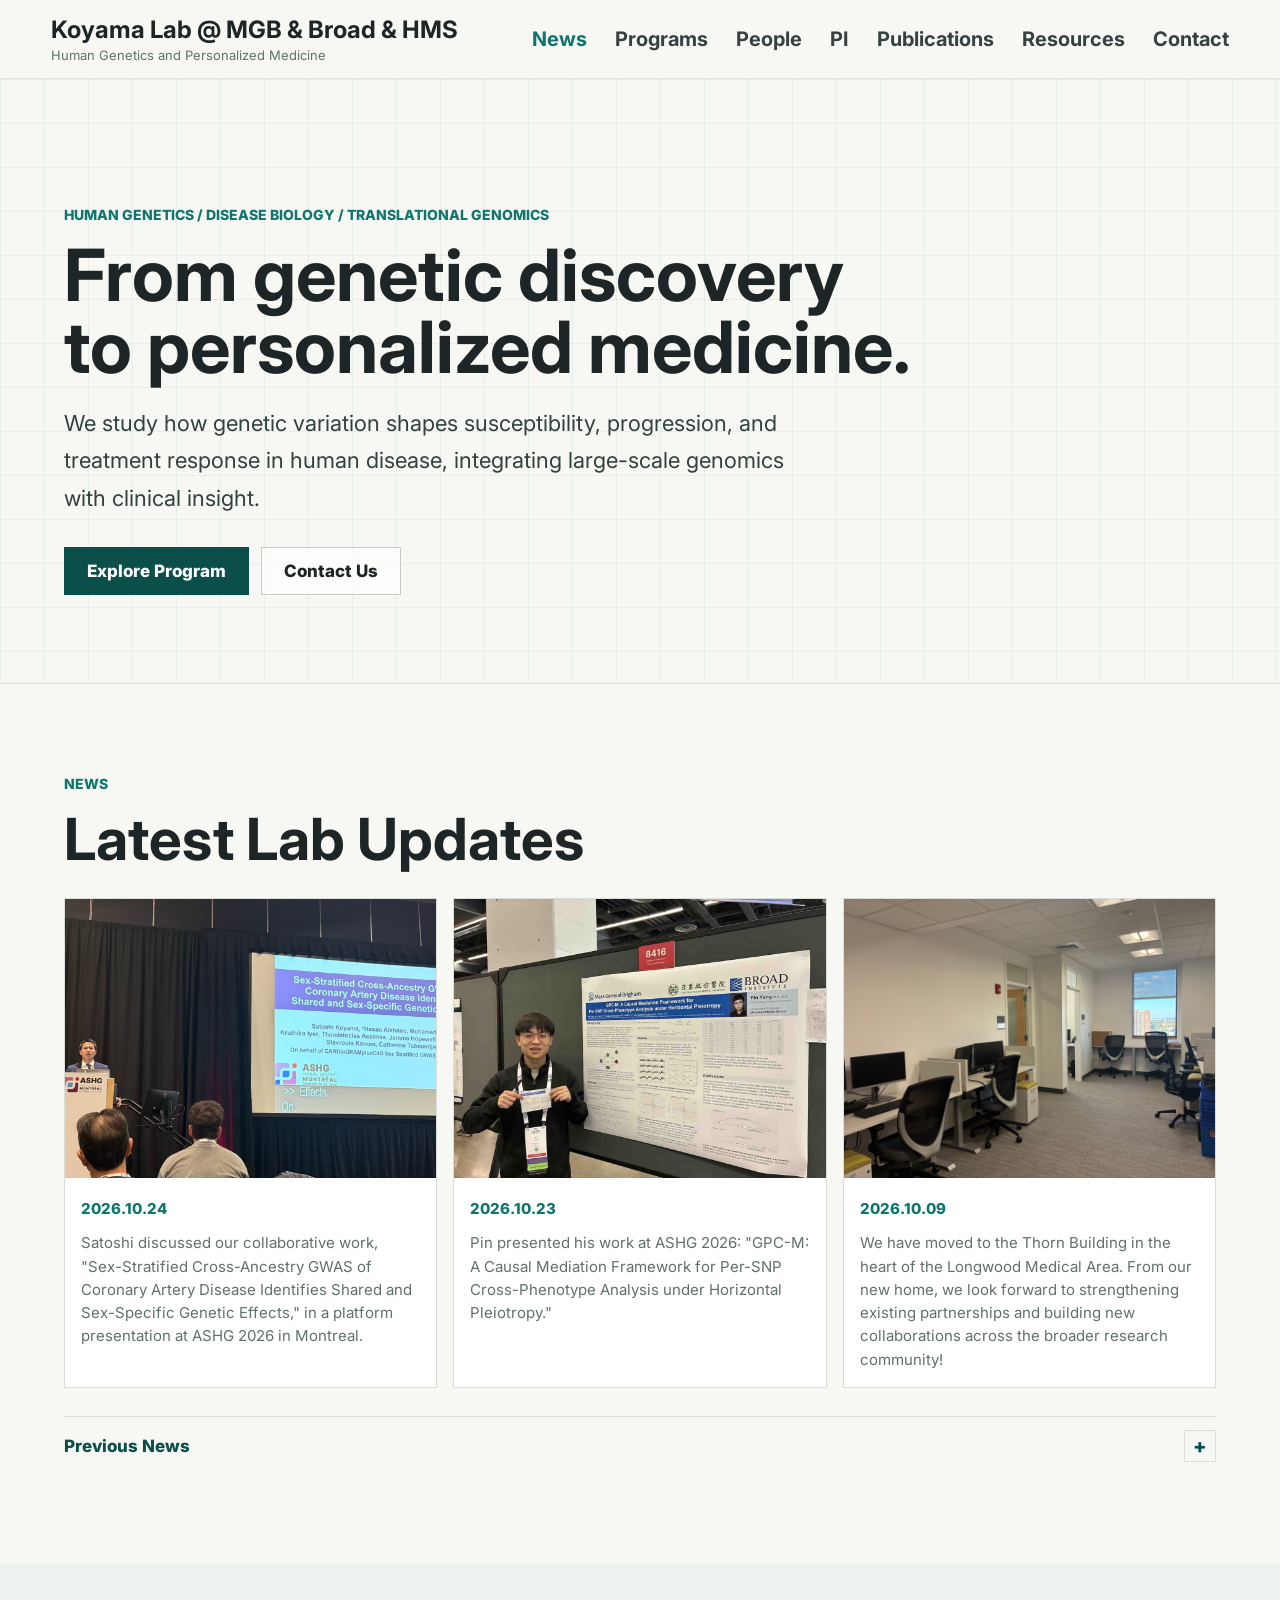
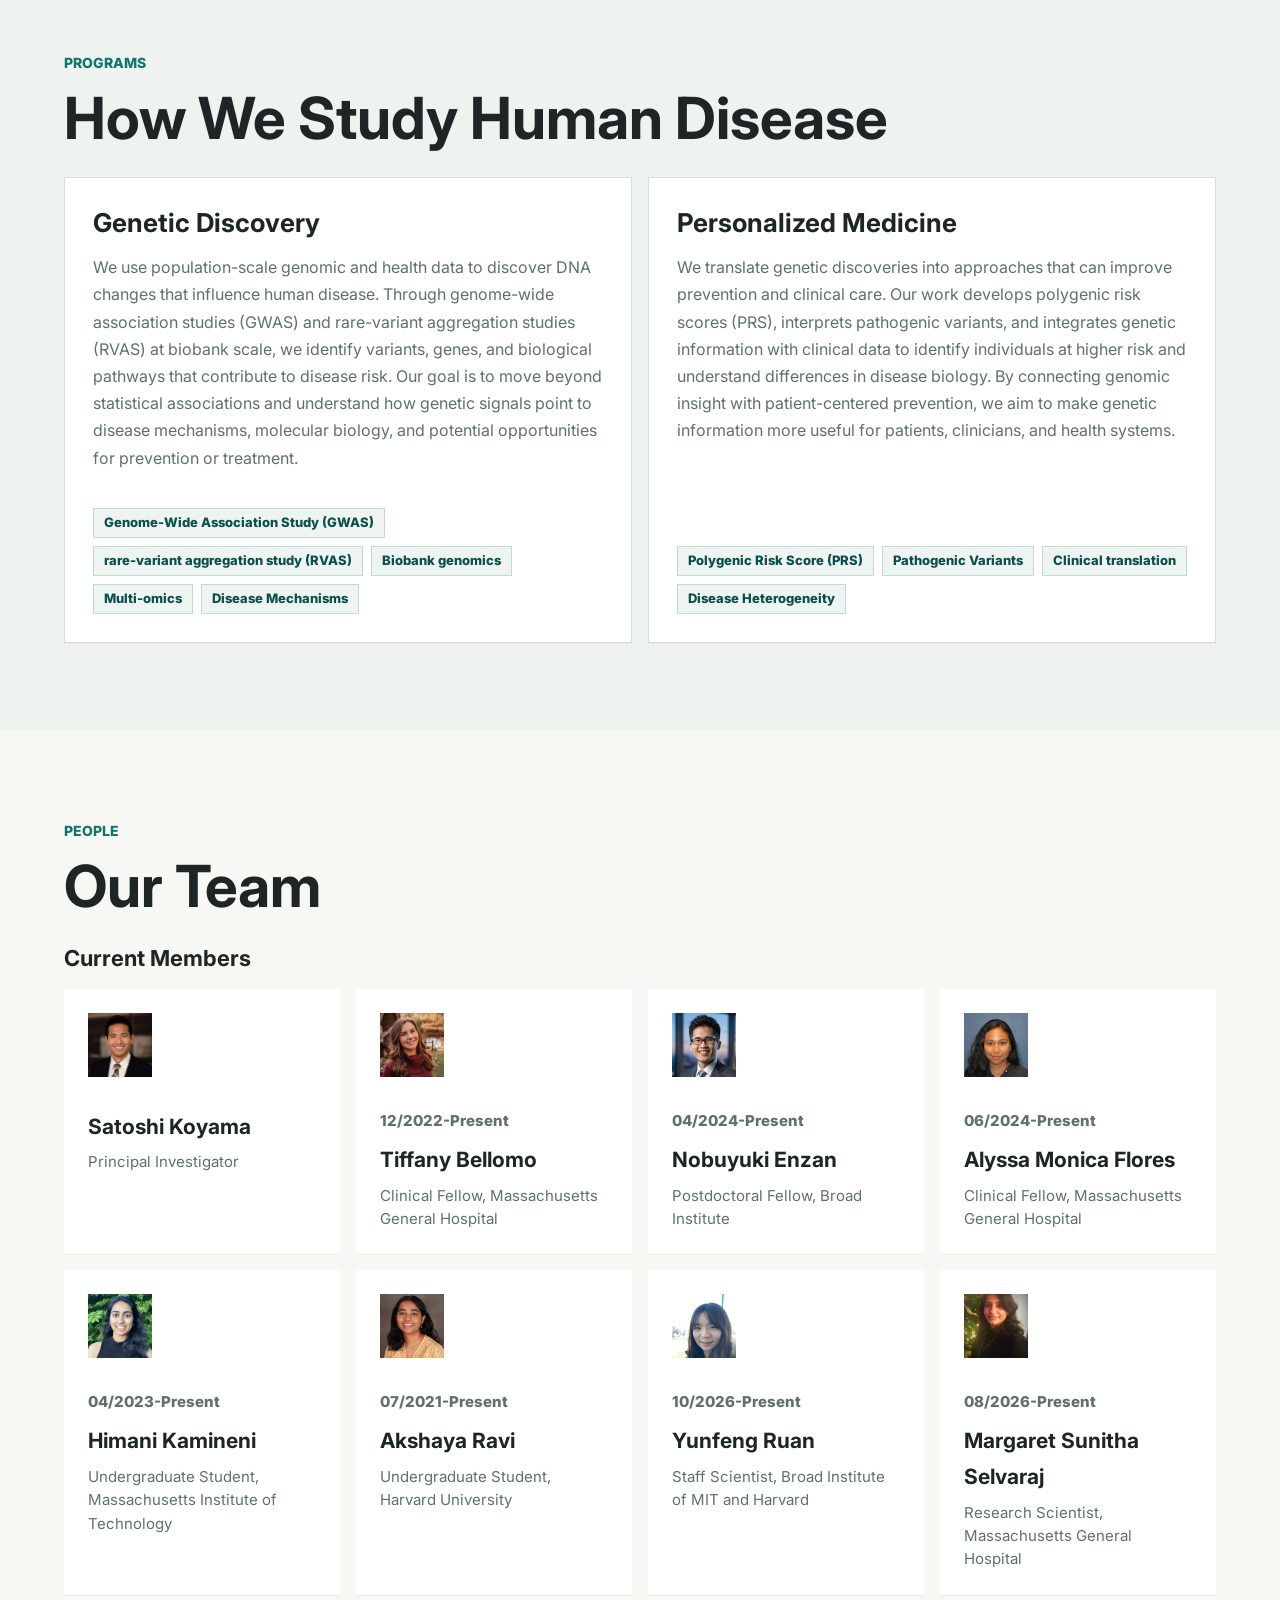
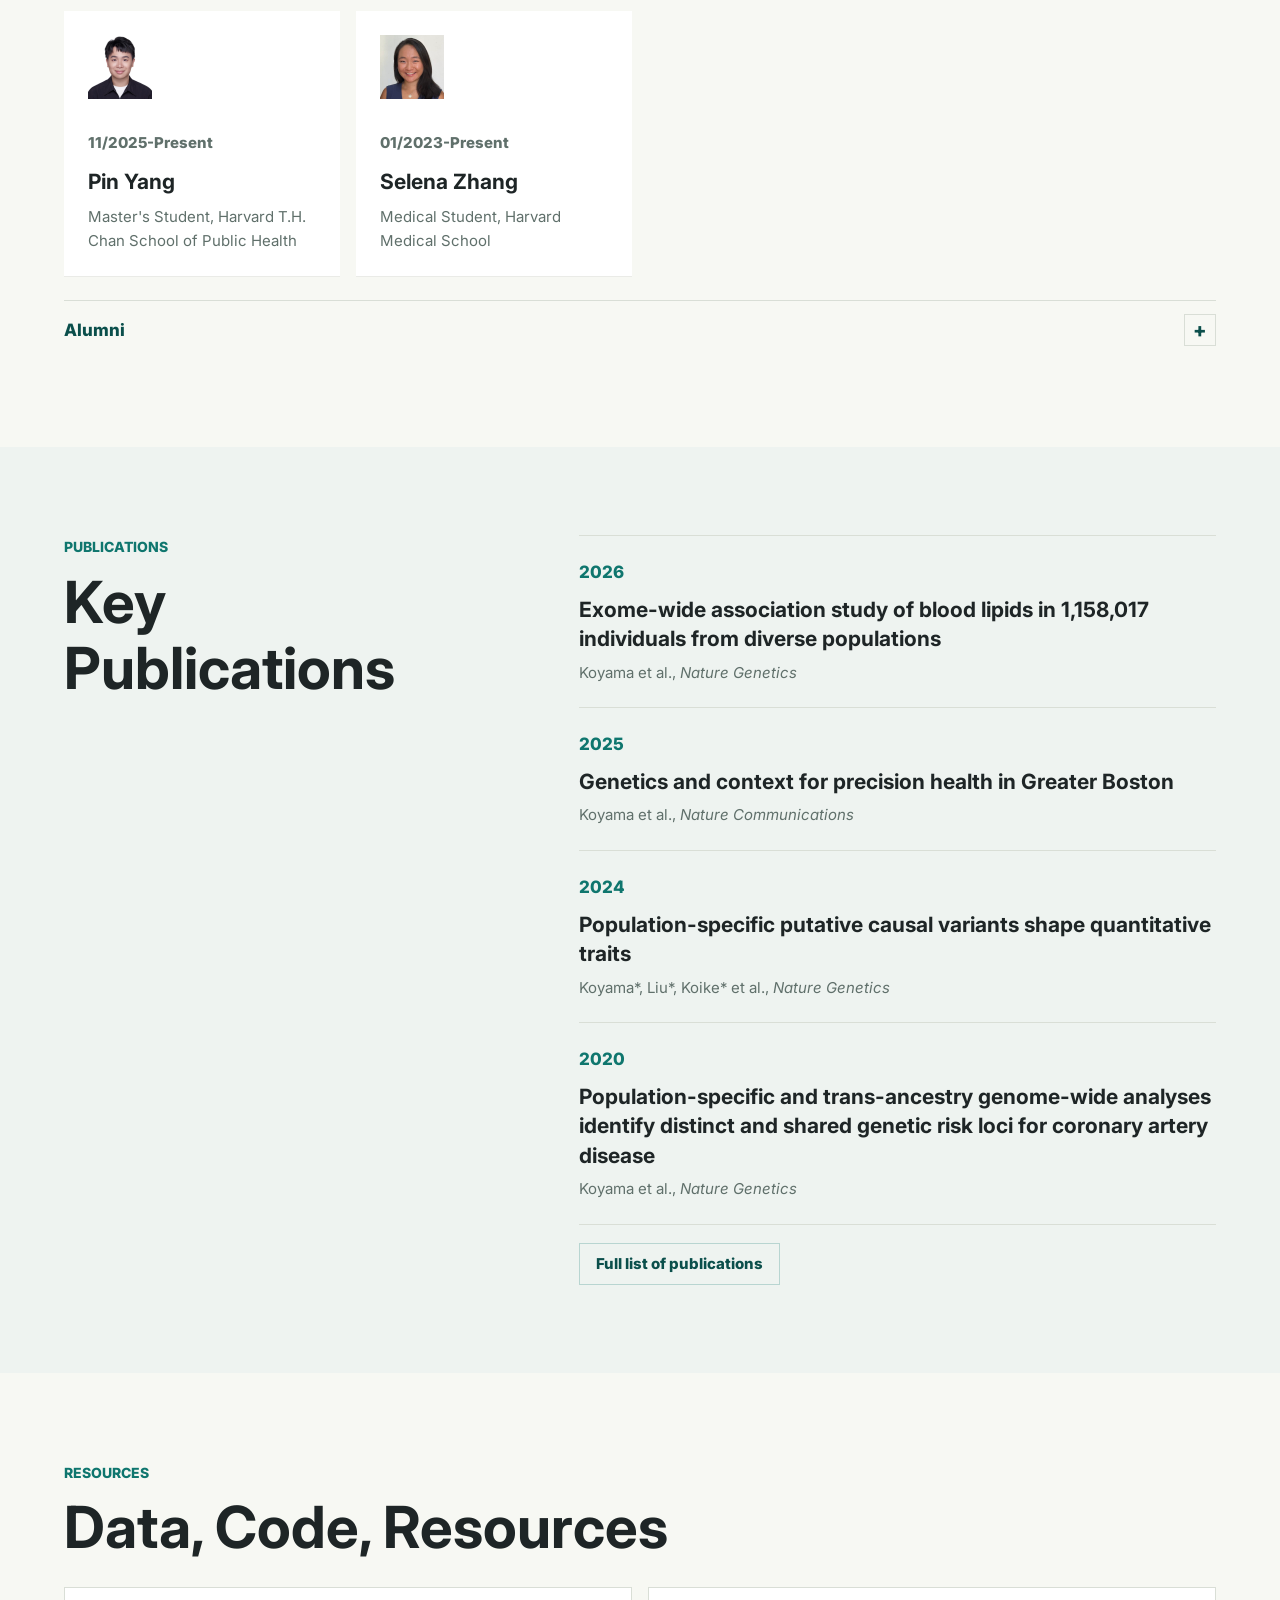
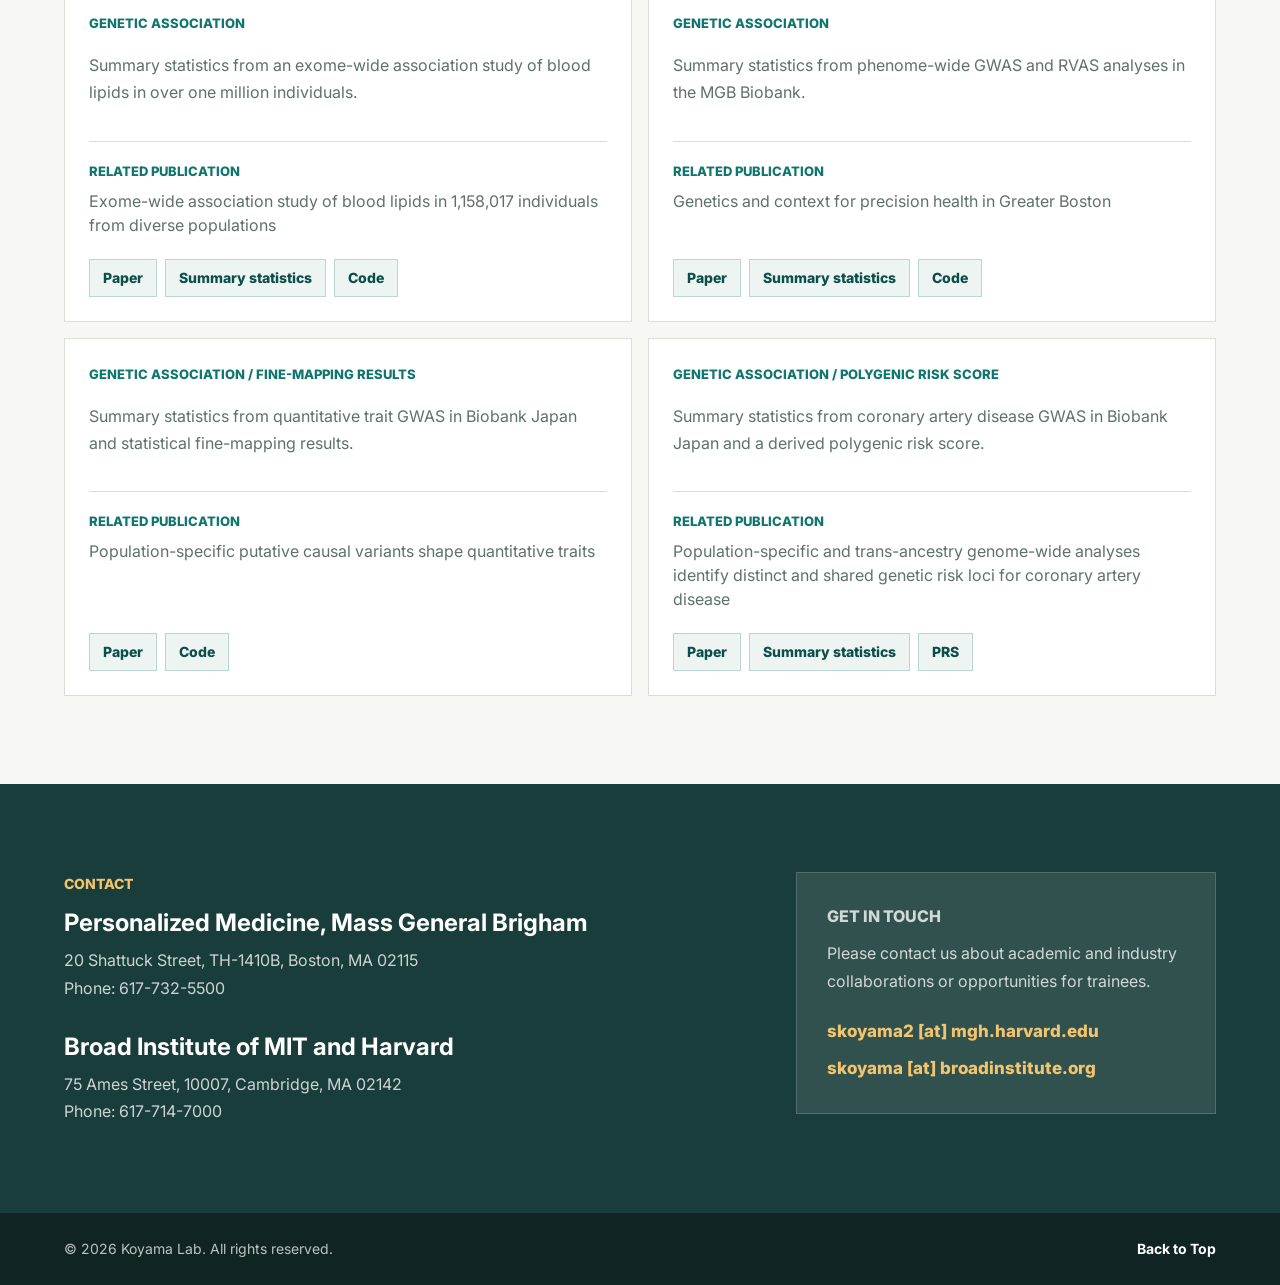
<file: index.html>
<!doctype html>
<html lang="en">
  <head>
    <meta charset="utf-8" />
    <meta name="viewport" content="width=device-width, initial-scale=1" />
    <title>Koyama Lab | Human Genetics and Personalized Medicine</title>
    <meta
      name="description"
      content="Koyama Lab studies human genetic variation, disease biology, and personalized medicine through biobank genomics, GWAS, RVAS, PRS, and clinical translation."
    />
    <meta name="robots" content="index, follow" />
    <meta name="author" content="Koyama Lab" />
    <link rel="canonical" href="https://www.koyama-lab.org/" />
    <meta property="og:type" content="website" />
    <meta property="og:site_name" content="Koyama Lab" />
    <meta property="og:title" content="Koyama Lab | Human Genetics and Personalized Medicine" />
    <meta
      property="og:description"
      content="Human genetics, disease biology, and personalized medicine research at Mass General Brigham, the Broad Institute, and Harvard Medical School."
    />
    <meta property="og:url" content="https://www.koyama-lab.org/" />
    <meta property="og:image" content="https://www.koyama-lab.org/assets/news/nature-genetics-lipids-2026.png" />
    <meta property="og:image:alt" content="Koyama Lab publication in Nature Genetics" />
    <meta property="og:locale" content="en_US" />
    <meta name="twitter:card" content="summary_large_image" />
    <meta name="twitter:title" content="Koyama Lab | Human Genetics and Personalized Medicine" />
    <meta
      name="twitter:description"
      content="Human genetics, disease biology, and personalized medicine research at Mass General Brigham, the Broad Institute, and Harvard Medical School."
    />
    <meta name="twitter:image" content="https://www.koyama-lab.org/assets/news/nature-genetics-lipids-2026.png" />
    <meta name="theme-color" content="#0b5a50" />
    <link rel="preconnect" href="https://fonts.googleapis.com" />
    <link rel="preconnect" href="https://fonts.gstatic.com" crossorigin />
    <link
      href="https://fonts.googleapis.com/css2?family=Inter:wght@400;500;700;800&display=swap"
      rel="stylesheet"
    />
    <link rel="stylesheet" href="styles.css" />
    <script type="application/ld+json">
      {
        "@context": "https://schema.org",
        "@type": "Organization",
        "name": "Koyama Lab",
        "alternateName": "Koyama Lab at Mass General Brigham, Broad Institute, and Harvard Medical School",
        "url": "https://www.koyama-lab.org/",
        "description": "Koyama Lab studies how human genetic variation shapes disease biology and personalized medicine through large-scale genomics and clinical insight.",
        "image": "https://www.koyama-lab.org/assets/news/nature-genetics-lipids-2026.png",
        "founder": {
          "@type": "Person",
          "name": "Satoshi Koyama",
          "honorificSuffix": "MD, PhD",
          "url": "https://www.koyama-lab.org/pi.html"
        },
        "parentOrganization": [
          {
            "@type": "Organization",
            "name": "Mass General Brigham"
          },
          {
            "@type": "Organization",
            "name": "Broad Institute of MIT and Harvard"
          },
          {
            "@type": "CollegeOrUniversity",
            "name": "Harvard Medical School"
          }
        ],
        "address": [
          {
            "@type": "PostalAddress",
            "streetAddress": "20 Shattuck Street, TH-1410B",
            "addressLocality": "Boston",
            "addressRegion": "MA",
            "postalCode": "02115",
            "addressCountry": "US"
          },
          {
            "@type": "PostalAddress",
            "streetAddress": "75 Ames Street, 10007",
            "addressLocality": "Cambridge",
            "addressRegion": "MA",
            "postalCode": "02142",
            "addressCountry": "US"
          }
        ],
        "knowsAbout": [
          "Human genetics",
          "Disease biology",
          "Genome-wide association studies",
          "Rare-variant aggregation studies",
          "Biobank genomics",
          "Polygenic risk scores",
          "Personalized medicine"
        ]
      }
    </script>
  </head>
  <body>
    <header class="site-header">
      <a class="brand" href="index.html#top" aria-label="Koyama Lab home">
        <span>
          <strong>Koyama Lab @ MGB & Broad & HMS</strong>
          <small>Human Genetics and Personalized Medicine</small>
        </span>
      </a>
      <button class="nav-toggle" type="button" aria-expanded="false" aria-controls="site-nav">
        <span></span>
        <span></span>
        <span></span>
      </button>
      <nav id="site-nav" class="site-nav" aria-label="Primary navigation">
        <a href="#news" aria-current="page">News</a>
        <a href="#program">Programs</a>
        <a href="#members">People</a>
        <a href="pi.html">PI</a>
        <a href="#publications">Publications</a>
        <a href="#resources">Resources</a>
        <a href="#access">Contact</a>
      </nav>
    </header>

    <main id="top">
      <section class="hero">
        <div class="hero-content">
          <p class="eyebrow">Human Genetics / Disease Biology / Translational Genomics</p>
          <h1><span>From genetic discovery</span><span>to personalized medicine.</span></h1>
          <p class="lead">
            We study how genetic variation shapes susceptibility, progression, and treatment response in human
            disease, integrating large-scale genomics with clinical insight.
          </p>
          <div class="hero-actions">
            <a class="button primary" href="#program">Explore Program</a>
            <a class="button secondary" href="#access">Contact Us</a>
          </div>
        </div>
      </section>

      <section id="news" class="section news-section">
        <div class="section-heading compact">
          <p class="eyebrow">News</p>
          <h2>Latest Lab Updates</h2>
        </div>
        <div class="news-list news-card-list">
          <article class="news-card">
            <div class="news-image">
              <img src="assets/news/satoshi-ashg-2026-platform.jpg" alt="Satoshi presenting collaborative coronary artery disease genetics research at ASHG 2026 in Montreal" />
            </div>
            <div class="news-copy">
              <time datetime="2026-10-24">2026.10.24</time>
              <p>Satoshi discussed our collaborative work, "Sex-Stratified Cross-Ancestry GWAS of Coronary Artery Disease Identifies Shared and Sex-Specific Genetic Effects," in a platform presentation at ASHG 2026 in Montreal.</p>
            </div>
          </article>
          <article class="news-card">
            <div class="news-image">
              <img src="assets/news/pin-yang-ashg-2026.jpg" alt="Pin Yang presenting his GPC-M research poster at ASHG 2026" />
            </div>
            <div class="news-copy">
              <time datetime="2026-10-23">2026.10.23</time>
              <p>Pin presented his work at ASHG 2026: "GPC-M: A Causal Mediation Framework for Per-SNP Cross-Phenotype Analysis under Horizontal Pleiotropy."</p>
            </div>
          </article>
          <article class="news-card">
            <div class="news-image">
              <img src="assets/news/thorn-building-move-2026.jpeg" alt="The Koyama Lab workspace in the Thorn Building" />
            </div>
            <div class="news-copy">
              <time datetime="2026-10-09">2026.10.09</time>
              <p>We have moved to the Thorn Building in the heart of the Longwood Medical Area. From our new home, we look forward to strengthening existing partnerships and building new collaborations across the broader research community!</p>
            </div>
          </article>
        </div>
        <details class="accordion">
          <summary>Previous News</summary>
          <div class="archive-year">
            <h3>2026</h3>
            <div class="news-list news-card-list archive-card-list">
              <a class="news-card" href="https://doi.org/10.1016/j.tig.2026.09.003" target="_blank" rel="noreferrer" aria-label="Open Trends in Genetics Spotlight article">
                <div class="news-image contain-image">
                  <img src="assets/news/trends-genetics-fnip1-spotlight-2026.png" alt="Trends in Genetics Spotlight article One million exomes identify FNIP1 as a metabolic brake" />
                </div>
                <div class="news-copy">
                  <time datetime="2026-09-25">2026.09.25</time>
                  <p>Our new Spotlight article has been published in Trends in Genetics. We highlight a recent million-scale exome sequencing study by Hindy et al. and discuss how gene-based rare variant analyses can help identify disease-relevant genes and inform therapeutic target discovery.</p>
                </div>
              </a>
              <a class="news-card" href="https://www.medrxiv.org/content/10.64898/2026.06.25.26356239v1" target="_blank" rel="noreferrer" aria-label="Open medRxiv preprint on therapeutic target discovery">
                <div class="news-image contain-image">
                  <img src="assets/news/medrxiv-target-discovery-2026.png" alt="medRxiv preprint page for multi-ancestry common and rare variant mapping" />
                </div>
                <div class="news-copy">
                  <time datetime="2026-07-08">2026.07.08</time>
                  <p>New preprint on medRxiv: "Integrating multi-ancestry common and rare variant mapping accelerates therapeutic target discovery."</p>
                </div>
              </a>
              <a class="news-card" href="https://www.cell.com/ajhg/abstract/S0002-9297(26)00233-8" target="_blank" rel="noreferrer" aria-label="Open AJHG 9p21 publication">
                <div class="news-image contain-image">
                  <img src="assets/news/ajhg-9p21-2026.png" alt="AJHG article page for the multi-ancestry 9p21 coronary artery disease study" />
                </div>
                <div class="news-copy">
                  <time datetime="2026-07-01">2026.07.01</time>
                  <p>New publication in the American Journal of Human Genetics: "Linkage disequilibrium and allelic heterogeneity explain variation in coronary artery disease risk at 9p21 across populations and reduced effect in Africans." Huge congratulations to Hasan and Catherine!</p>
                </div>
              </a>
              <a class="news-card" href="https://www.nature.com/articles/s41588-026-02613-y" target="_blank" rel="noreferrer" aria-label="Open Nature Genetics publication">
                <div class="news-image contain-image">
                  <img src="assets/news/nature-genetics-lipids-2026.png" alt="Nature Genetics article page for the exome-wide association study of blood lipids" />
                </div>
                <div class="news-copy">
                  <time datetime="2026-05-25">2026.05.25</time>
                  <p>New publication in Nature Genetics: "Exome-wide association study of blood lipids in 1,158,017 individuals from diverse populations."</p>
                </div>
              </a>
              <a class="news-card" href="https://reporter.nih.gov/search/bNF9nl0x202oLgtOBk73vA/project-details/11472024" target="_blank" rel="noreferrer" aria-label="Open NHLBI grant record">
                <div class="news-image contain-image">
                  <img src="assets/news/nhlbi-r00-activation-2026.png" alt="NHLBI grant page for the lab research program" />
                </div>
                <div class="news-copy">
                  <time datetime="2026-04-01">2026.04.01</time>
                  <p>The grant support for the lab's research program from NHLBI is activated!</p>
                </div>
              </a>
            </div>
          </div>
          <div class="archive-year">
            <h3>2025</h3>
            <div class="news-list news-card-list archive-card-list">
              <a class="news-card" href="https://www.nature.com/articles/s41467-025-66598-8" target="_blank" rel="noreferrer" aria-label="Open Nature Communications Greater Boston publication">
                <div class="news-image contain-image">
                  <img src="assets/news/nature-communications-greater-boston-2025.png" alt="Nature Communications article page for Genetics and context for precision health in Greater Boston" />
                </div>
                <div class="news-copy">
                  <time datetime="2025-11-26">2025.11.26</time>
                  <p>New publication in Nature Communications: "Genetics and context for precision health in Greater Boston."</p>
                </div>
              </a>
              <article class="news-card">
                <div class="news-image">
                  <img src="assets/news/ashg-2025-cad-gwas.jpeg" alt="Satoshi presenting CAD GWAS results at ASHG Boston" />
                </div>
                <div class="news-copy">
                  <time datetime="2025-10-19">2025.10.19</time>
                  <p>Satoshi presented the latest CAD GWAS results at ASHG Boston.</p>
                </div>
              </article>
              <article class="news-card">
                <div class="news-image">
                  <img src="assets/news/koyama-lab-launched.jpeg" alt="Koyama Lab office sign at Mass General Brigham Personalized Medicine" />
                </div>
                <div class="news-copy">
                  <time datetime="2025-10-01">2025.10.01</time>
                  <p>Koyama Lab launched!</p>
                </div>
              </article>
            </div>
          </div>
        </details>
      </section>

      <section id="program" class="section program-section">
        <div class="section-heading">
          <p class="eyebrow">Programs</p>
          <h2>How We Study Human Disease</h2>
        </div>
        <div class="research-grid">
          <article class="research-item">
            <h3>Genetic Discovery</h3>
            <p>We use population-scale genomic and health data to discover DNA changes that influence human disease. Through genome-wide association studies (GWAS) and rare-variant aggregation studies (RVAS) at biobank scale, we identify variants, genes, and biological pathways that contribute to disease risk. Our goal is to move beyond statistical associations and understand how genetic signals point to disease mechanisms, molecular biology, and potential opportunities for prevention or treatment.</p>
            <div class="program-tags" aria-label="Genetic discovery keywords">
              <span>Genome-Wide Association Study (GWAS)</span>
              <span>rare-variant aggregation study (RVAS)</span>
              <span>Biobank genomics</span>
              <span>Multi-omics</span>
              <span>Disease Mechanisms</span>
            </div>
          </article>
          <article class="research-item">
            <h3>Personalized Medicine</h3>
            <p>We translate genetic discoveries into approaches that can improve prevention and clinical care. Our work develops polygenic risk scores (PRS), interprets pathogenic variants, and integrates genetic information with clinical data to identify individuals at higher risk and understand differences in disease biology. By connecting genomic insight with patient-centered prevention, we aim to make genetic information more useful for patients, clinicians, and health systems.</p>
            <div class="program-tags" aria-label="Personalized medicine keywords">
              <span>Polygenic Risk Score (PRS)</span>
              <span>Pathogenic Variants</span>
              <span>Clinical translation</span>
              <span>Disease Heterogeneity</span>
            </div>
          </article>
        </div>
      </section>

      <section id="members" class="section members-section">
        <div class="section-heading">
          <p class="eyebrow">People</p>
          <h2>Our Team</h2>
        </div>
        <h3 class="subsection-title">Current Members</h3>
        <div class="member-list">
          <a class="member-card member-link" href="pi.html" aria-label="Open Principal Investigator profile">
            <img class="avatar member-photo" src="assets/photos/satoshi-koyama.jpg" alt="Satoshi Koyama, MD, PhD" />
            <h3>Satoshi Koyama</h3>
            <p>Principal Investigator</p>
          </a>
          <article class="member-card">
            <img class="avatar member-photo" src="assets/photos/members/tiffany-bellomo.jpg" alt="Tiffany Bellomo" />
            <p class="member-date">12/2022-Present</p>
            <h3>Tiffany Bellomo</h3>
            <p>Clinical Fellow, Massachusetts General Hospital</p>
          </article>
          <article class="member-card">
            <img class="avatar member-photo" src="assets/photos/members/nobuyuki-enzan.jpg" alt="Nobuyuki Enzan" />
            <p class="member-date">04/2024-Present</p>
            <h3>Nobuyuki Enzan</h3>
            <p>Postdoctoral Fellow, Broad Institute</p>
          </article>
          <article class="member-card">
            <img class="avatar member-photo" src="assets/photos/members/alyssa-flores.jpg" alt="Alyssa Monica Flores" />
            <p class="member-date">06/2024-Present</p>
            <h3>Alyssa Monica Flores</h3>
            <p>Clinical Fellow, Massachusetts General Hospital</p>
          </article>
          <article class="member-card">
            <img class="avatar member-photo" src="assets/photos/members/himani-kamineni.jpg" alt="Himani Kamineni" />
            <p class="member-date">04/2023-Present</p>
            <h3>Himani Kamineni</h3>
            <p>Undergraduate Student, Massachusetts Institute of Technology</p>
          </article>
          <article class="member-card">
            <img class="avatar member-photo" src="assets/photos/members/akshaya-ravi.jpg" alt="Akshaya Ravi" />
            <p class="member-date">07/2021-Present</p>
            <h3>Akshaya Ravi</h3>
            <p>Undergraduate Student, Harvard University</p>
          </article>
          <article class="member-card">
            <img class="avatar member-photo" src="assets/photos/members/yunfeng-ruan.jpg" alt="Yunfeng Ruan" />
            <p class="member-date">10/2026-Present</p>
            <h3>Yunfeng Ruan</h3>
            <p>Staff Scientist, Broad Institute of MIT and Harvard</p>
          </article>
          <article class="member-card">
            <img class="avatar member-photo" src="assets/photos/members/margaret-selvaraj.jpg" alt="Margaret Sunitha Selvaraj" />
            <p class="member-date">08/2026-Present</p>
            <h3>Margaret Sunitha Selvaraj</h3>
            <p>Research Scientist, Massachusetts General Hospital</p>
          </article>
          <article class="member-card">
            <img class="avatar member-photo" src="assets/photos/members/pin-yang.jpg" alt="Pin Yang" />
            <p class="member-date">11/2025-Present</p>
            <h3>Pin Yang</h3>
            <p>Master's Student, Harvard T.H. Chan School of Public Health</p>
          </article>
          <article class="member-card">
            <img class="avatar member-photo" src="assets/photos/members/selena-zhang.jpg" alt="Selena Zhang" />
            <p class="member-date">01/2023-Present</p>
            <h3>Selena Zhang</h3>
            <p>Medical Student, Harvard Medical School</p>
          </article>
        </div>
        <details class="accordion alumni-accordion">
          <summary>Alumni</summary>
          <div class="alumni-list">
            <article class="member-card">
              <img class="avatar member-photo" src="assets/photos/members/hovan-boyajian.jpg" alt="Hovan Boyajian" />
              <p class="member-date">06/2026 - 08/2026</p>
              <h3>Hovan Boyajian</h3>
              <p>Intern, University of California, Santa Barbara</p>
            </article>
          </div>
        </details>
      </section>

      <section id="publications" class="section split-section publications-section">
        <div class="section-heading compact">
          <p class="eyebrow">Publications</p>
          <h2>Key Publications</h2>
        </div>
        <div class="publication-list">
          <article>
            <time>2026</time>
            <h3><a href="https://www.nature.com/articles/s41588-026-02613-y" target="_blank" rel="noreferrer">Exome-wide association study of blood lipids in 1,158,017 individuals from diverse populations</a></h3>
            <p>Koyama et al., <em>Nature Genetics</em></p>
          </article>
          <article>
            <time>2025</time>
            <h3><a href="https://www.nature.com/articles/s41467-025-66598-8" target="_blank" rel="noreferrer">Genetics and context for precision health in Greater Boston</a></h3>
            <p>Koyama et al., <em>Nature Communications</em></p>
          </article>
          <article>
            <time>2024</time>
            <h3><a href="https://www.nature.com/articles/s41588-024-01913-5" target="_blank" rel="noreferrer">Population-specific putative causal variants shape quantitative traits</a></h3>
            <p>Koyama*, Liu*, Koike* et al., <em>Nature Genetics</em></p>
          </article>
          <article>
            <time>2020</time>
            <h3><a href="https://www.nature.com/articles/s41588-020-0705-3" target="_blank" rel="noreferrer">Population-specific and trans-ancestry genome-wide analyses identify distinct and shared genetic risk loci for coronary artery disease</a></h3>
            <p>Koyama et al., <em>Nature Genetics</em></p>
          </article>
          <a class="publication-more" href="https://www.ncbi.nlm.nih.gov/myncbi/satoshi.koyama.1/bibliography/public/" target="_blank" rel="noreferrer">Full list of publications</a>
        </div>
      </section>

      <section id="resources" class="section resource-section">
        <div class="section-heading">
          <p class="eyebrow">Resources</p>
          <h2>Data, Code, Resources</h2>
        </div>
        <div class="resource-list">
          <article class="resource-card">
            <p class="resource-label">Genetic Association</p>
            <p class="resource-description">Summary statistics from an exome-wide association study of blood lipids in over one million individuals.</p>
            <div class="related-publication">
              <span>Related publication</span>
              <p>Exome-wide association study of blood lipids in 1,158,017 individuals from diverse populations</p>
            </div>
            <div class="resource-actions">
              <a href="https://www.nature.com/articles/s41588-026-02613-y" target="_blank" rel="noreferrer">Paper</a>
              <a href="https://phenomics.va.ornl.gov/web/cipher/partner/mvp" target="_blank" rel="noreferrer">Summary statistics</a>
              <a href="https://zenodo.org/records/11092803" target="_blank" rel="noreferrer">Code</a>
            </div>
          </article>
          <article class="resource-card">
            <p class="resource-label">Genetic Association</p>
            <p class="resource-description">Summary statistics from phenome-wide GWAS and RVAS analyses in the MGB Biobank.</p>
            <div class="related-publication">
              <span>Related publication</span>
              <p>Genetics and context for precision health in Greater Boston</p>
            </div>
            <div class="resource-actions">
              <a href="https://www.nature.com/articles/s41467-025-66598-8" target="_blank" rel="noreferrer">Paper</a>
              <a href="https://a2f.hugeamp.org/r/a2f_downloads_280" target="_blank" rel="noreferrer">Summary statistics</a>
              <a href="https://zenodo.org/records/12518901" target="_blank" rel="noreferrer">Code</a>
            </div>
          </article>
          <article class="resource-card">
            <p class="resource-label">Genetic Association / Fine-mapping Results</p>
            <p class="resource-description">Summary statistics from quantitative trait GWAS in Biobank Japan and statistical fine-mapping results.</p>
            <div class="related-publication">
              <span>Related publication</span>
              <p>Population-specific putative causal variants shape quantitative traits</p>
            </div>
            <div class="resource-actions">
              <a href="https://www.nature.com/articles/s41588-024-01913-5" target="_blank" rel="noreferrer">Paper</a>
              <a href="https://zenodo.org/records/10934238" target="_blank" rel="noreferrer">Code</a>
            </div>
          </article>
          <article class="resource-card">
            <p class="resource-label">Genetic Association / Polygenic Risk Score</p>
            <p class="resource-description">Summary statistics from coronary artery disease GWAS in Biobank Japan and a derived polygenic risk score.</p>
            <div class="related-publication">
              <span>Related publication</span>
              <p>Population-specific and trans-ancestry genome-wide analyses identify distinct and shared genetic risk loci for coronary artery disease</p>
            </div>
            <div class="resource-actions">
              <a href="https://www.nature.com/articles/s41588-020-0705-3" target="_blank" rel="noreferrer">Paper</a>
              <a href="https://humandbs.dbcls.jp/en/hum0014-v37#CAD" target="_blank" rel="noreferrer">Summary statistics</a>
              <a href="https://humandbs.dbcls.jp/en/hum0014-v37#CAD" target="_blank" rel="noreferrer">PRS</a>
            </div>
          </article>
        </div>
      </section>

      <section id="access" class="section access-section">
        <div class="access-inner">
          <div>
            <p class="eyebrow">Contact</p>
            <div class="access-list">
              <article>
                <h2>Personalized Medicine, Mass General Brigham</h2>
                <p>
                  20 Shattuck Street, TH-1410B, Boston, MA 02115<br />
                  Phone: 617-732-5500
                </p>
              </article>
              <article>
                <h2>Broad Institute of MIT and Harvard</h2>
                <p>
                  75 Ames Street, 10007, Cambridge, MA 02142<br />
                  Phone: 617-714-7000
                </p>
              </article>
            </div>
          </div>
          <div id="contact" class="contact-box">
            <p class="contact-kicker">Get in touch</p>
            <p>Please contact us about academic and industry collaborations or opportunities for trainees.</p>
            <div class="email-list" aria-label="Email addresses">
              <span>skoyama2 [at] mgh.harvard.edu</span>
              <span>skoyama [at] broadinstitute.org</span>
            </div>
          </div>
        </div>
      </section>
    </main>

    <footer class="site-footer">
      <p>&copy; 2026 Koyama Lab. All rights reserved.</p>
      <a href="#top">Back to Top</a>
    </footer>

    <script src="script.js"></script>
  </body>
</html>
</file>
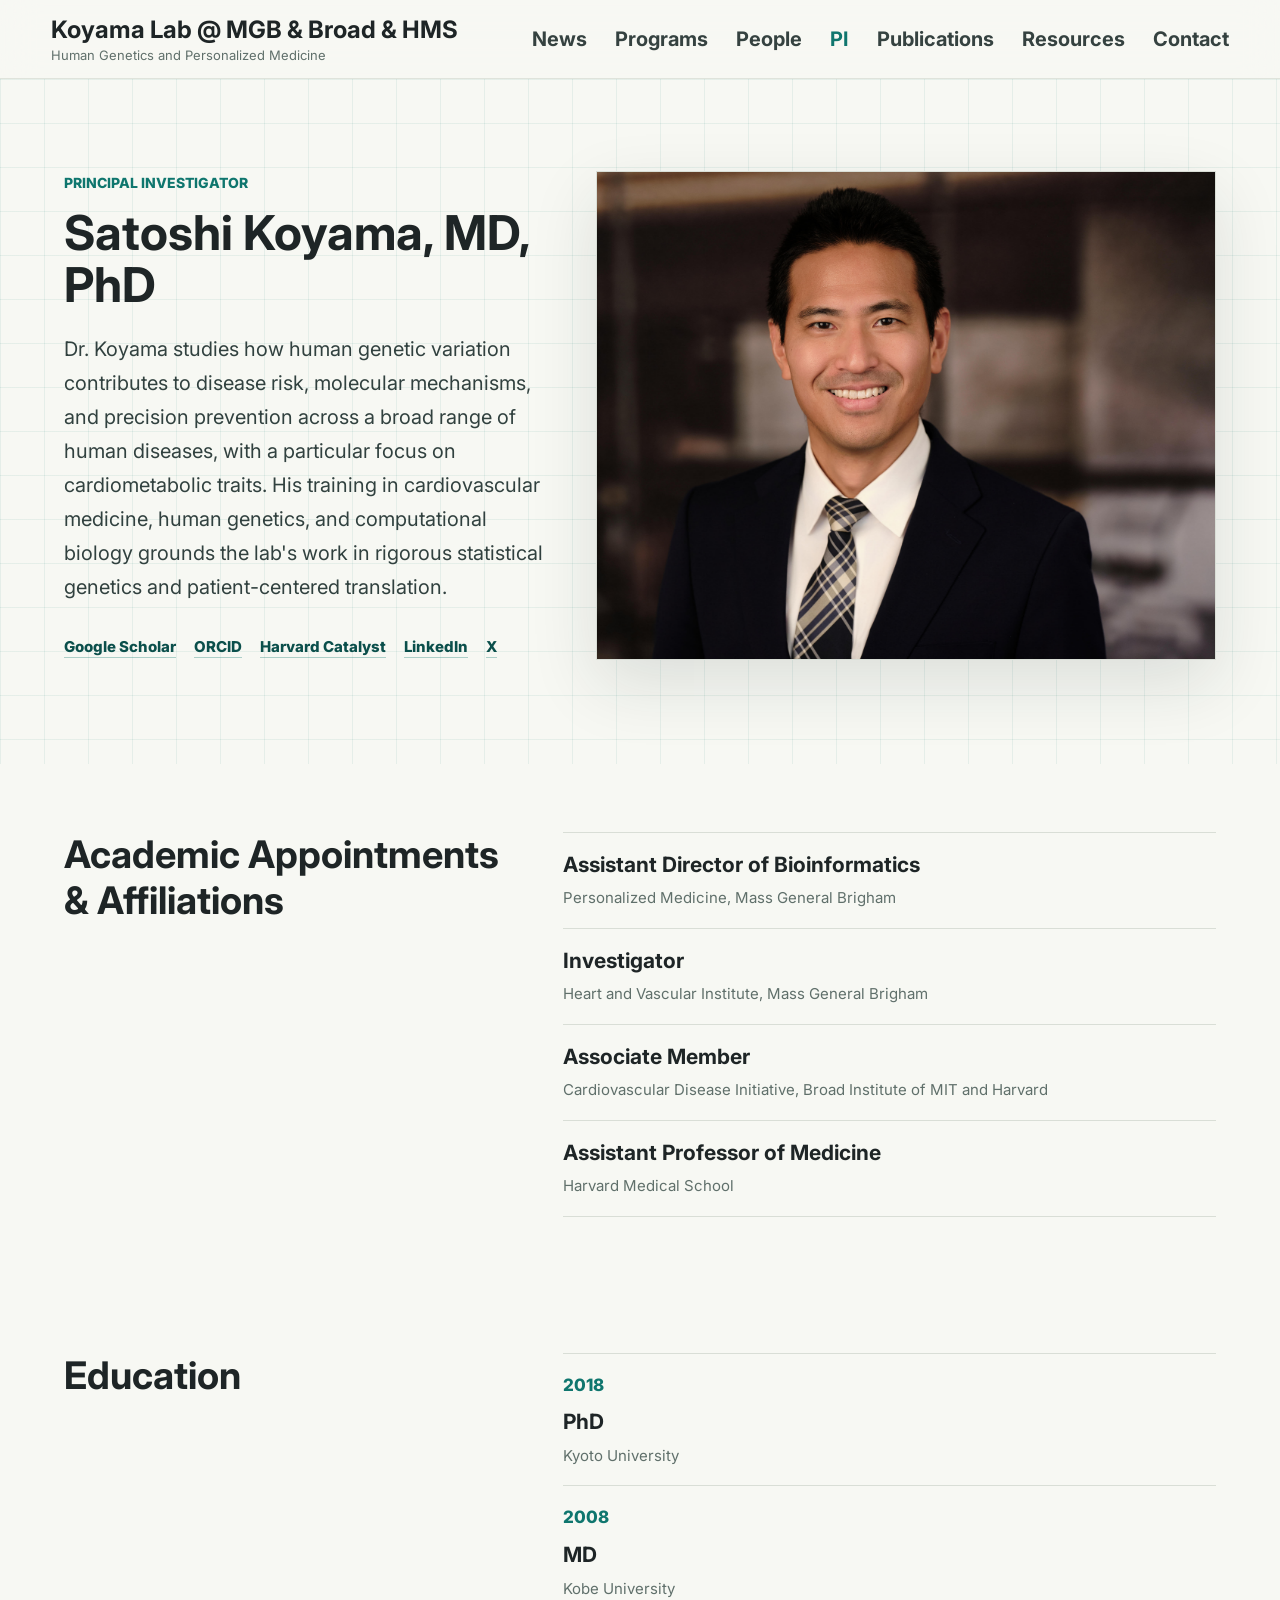
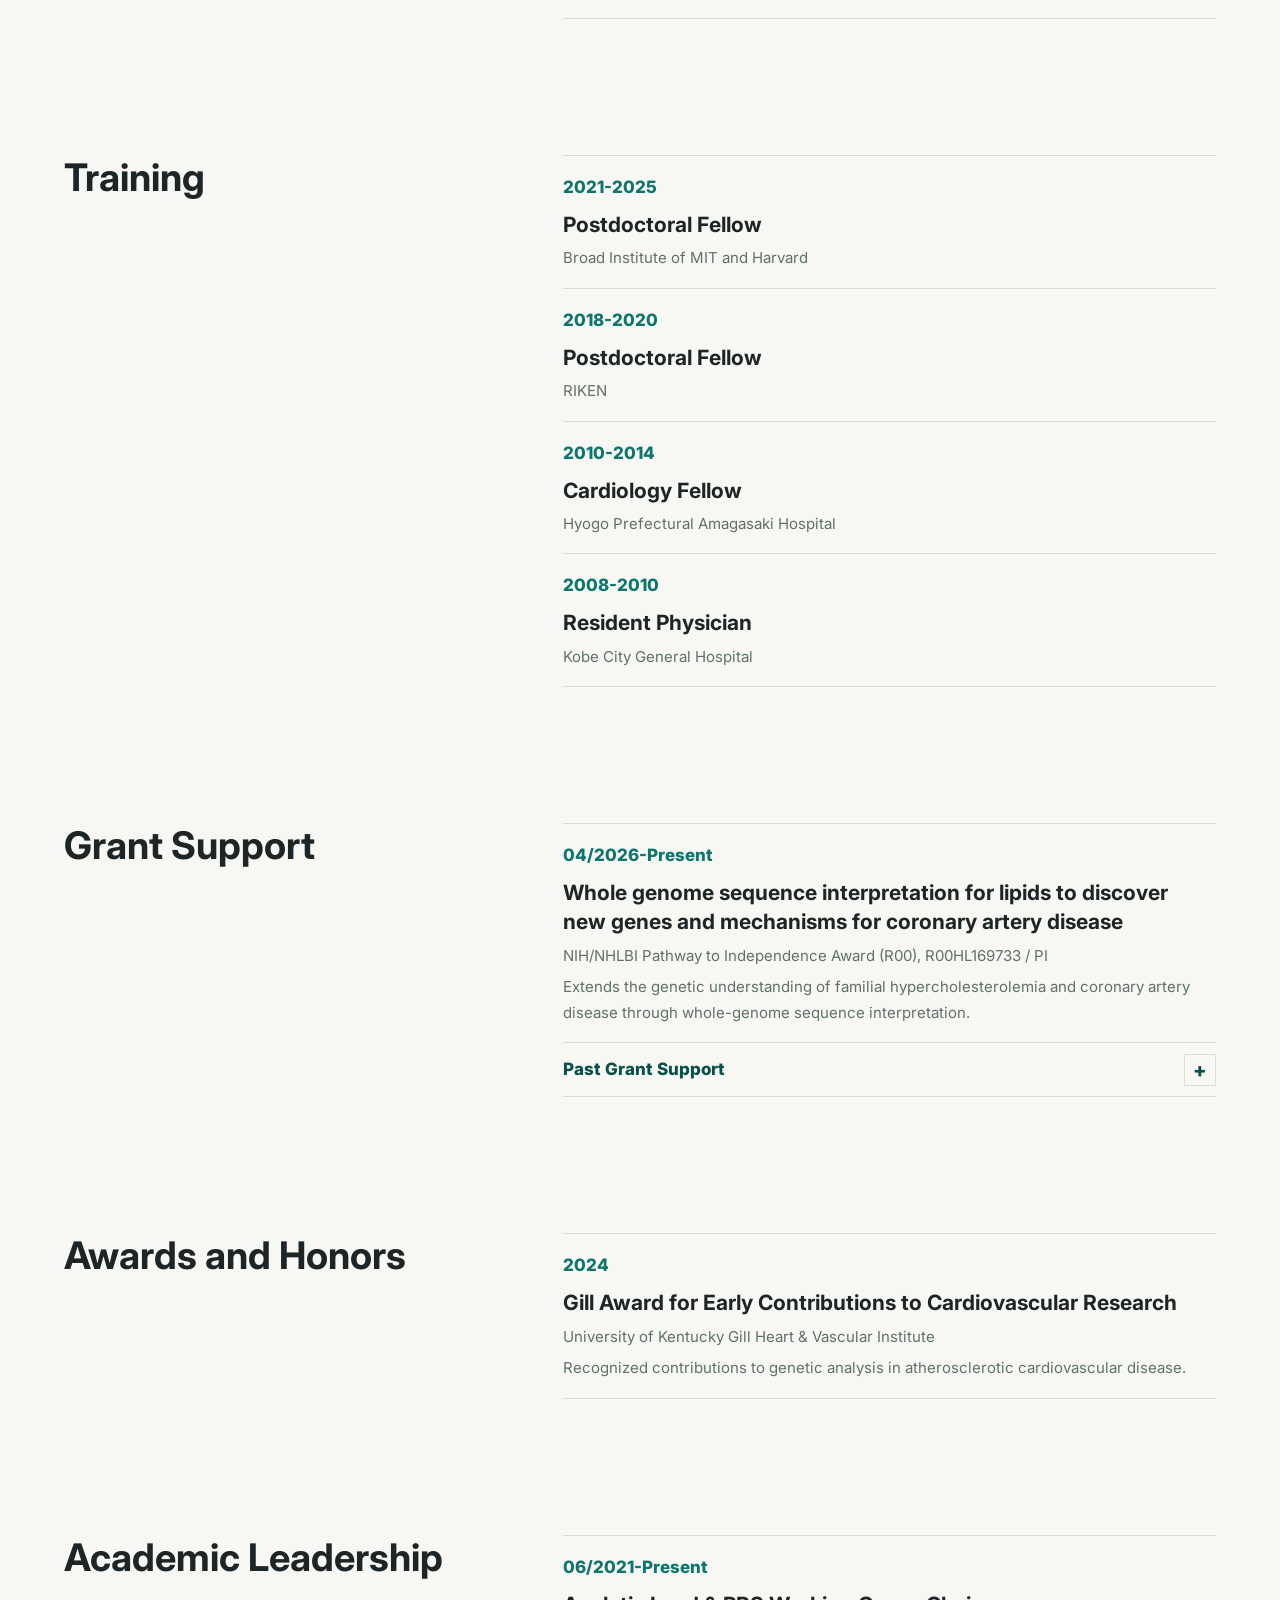
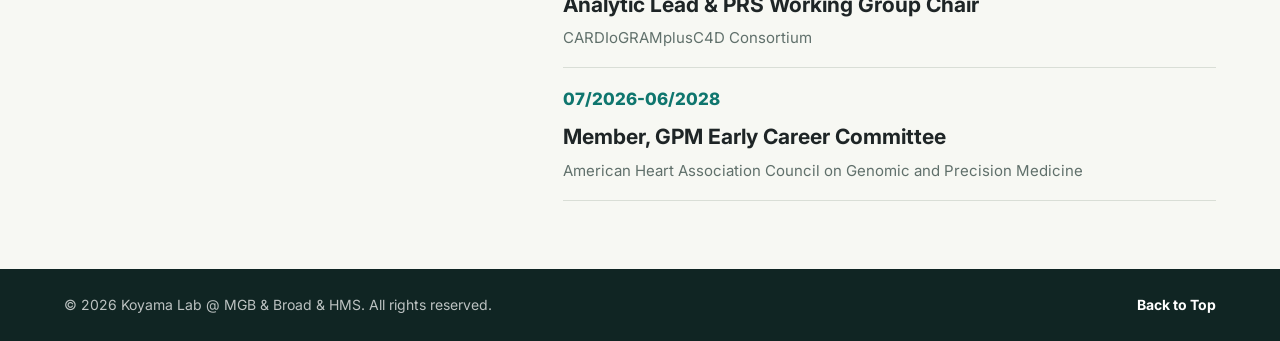
<file: pi.html>
<!doctype html>
<html lang="en">
  <head>
    <meta charset="utf-8" />
    <meta name="viewport" content="width=device-width, initial-scale=1" />
    <title>Satoshi Koyama, MD, PhD | Principal Investigator | Koyama Lab</title>
    <meta
      name="description"
      content="Satoshi Koyama, MD, PhD is a physician-scientist and human geneticist studying genetic variation, cardiometabolic traits, disease biology, and patient-centered translation."
    />
    <meta name="robots" content="index, follow" />
    <meta name="author" content="Koyama Lab" />
    <link rel="canonical" href="https://www.koyama-lab.org/pi.html" />
    <meta property="og:type" content="profile" />
    <meta property="og:site_name" content="Koyama Lab" />
    <meta property="og:title" content="Satoshi Koyama, MD, PhD | Principal Investigator" />
    <meta
      property="og:description"
      content="Principal Investigator of Koyama Lab, studying human genetic variation, disease mechanisms, and personalized medicine."
    />
    <meta property="og:url" content="https://www.koyama-lab.org/pi.html" />
    <meta property="og:image" content="https://www.koyama-lab.org/assets/photos/satoshi-koyama-retouched.jpg" />
    <meta property="og:image:alt" content="Portrait of Satoshi Koyama, MD, PhD" />
    <meta property="og:locale" content="en_US" />
    <meta name="twitter:card" content="summary_large_image" />
    <meta name="twitter:title" content="Satoshi Koyama, MD, PhD | Principal Investigator" />
    <meta
      name="twitter:description"
      content="Physician-scientist and human geneticist studying genetic variation, disease biology, and personalized medicine."
    />
    <meta name="twitter:image" content="https://www.koyama-lab.org/assets/photos/satoshi-koyama-retouched.jpg" />
    <meta name="theme-color" content="#0b5a50" />
    <link rel="preconnect" href="https://fonts.googleapis.com" />
    <link rel="preconnect" href="https://fonts.gstatic.com" crossorigin />
    <link
      href="https://fonts.googleapis.com/css2?family=Inter:wght@400;500;700;800&display=swap"
      rel="stylesheet"
    />
    <link rel="stylesheet" href="./styles.css" />
    <script type="application/ld+json">
      {
        "@context": "https://schema.org",
        "@type": "Person",
        "name": "Satoshi Koyama",
        "honorificSuffix": "MD, PhD",
        "url": "https://www.koyama-lab.org/pi.html",
        "image": "https://www.koyama-lab.org/assets/photos/satoshi-koyama-retouched.jpg",
        "jobTitle": [
          "Assistant Director of Bioinformatics",
          "Investigator",
          "Associate Member",
          "Assistant Professor of Medicine"
        ],
        "affiliation": [
          {
            "@type": "Organization",
            "name": "Mass General Brigham"
          },
          {
            "@type": "Organization",
            "name": "Broad Institute of MIT and Harvard"
          },
          {
            "@type": "CollegeOrUniversity",
            "name": "Harvard Medical School"
          }
        ],
        "alumniOf": [
          {
            "@type": "CollegeOrUniversity",
            "name": "Kyoto University"
          },
          {
            "@type": "CollegeOrUniversity",
            "name": "Kobe University"
          }
        ],
        "sameAs": [
          "https://scholar.google.com/citations?user=FeOUaQYAAAAJ&hl=ja",
          "https://orcid.org/0000-0002-9286-0360",
          "https://connects.catalyst.harvard.edu/Profiles/display/Person/226558",
          "https://www.linkedin.com/in/skoyamamd/",
          "https://x.com/skoyamamd",
          "https://www.ncbi.nlm.nih.gov/myncbi/satoshi.koyama.1/bibliography/public/"
        ],
        "knowsAbout": [
          "Human genetics",
          "Cardiometabolic traits",
          "Statistical genetics",
          "Genome-wide association studies",
          "Rare variants",
          "Polygenic risk scores",
          "Personalized medicine"
        ]
      }
    </script>
  </head>
  <body>
    <header class="site-header">
      <a class="brand" href="./index.html#top" aria-label="Koyama Lab home">
        <span>
          <strong>Koyama Lab @ MGB & Broad & HMS</strong>
          <small>Human Genetics and Personalized Medicine</small>
        </span>
      </a>
      <button class="nav-toggle" type="button" aria-expanded="false" aria-controls="site-nav">
        <span></span>
        <span></span>
        <span></span>
      </button>
      <nav id="site-nav" class="site-nav" aria-label="Primary navigation">
        <a href="./index.html#news">News</a>
        <a href="./index.html#program">Programs</a>
        <a href="./index.html#members">People</a>
        <a href="./pi.html" aria-current="page">PI</a>
        <a href="./index.html#publications">Publications</a>
        <a href="./index.html#resources">Resources</a>
        <a href="./index.html#access">Contact</a>
      </nav>
    </header>

    <main id="top">
      <section class="pi-hero">
        <div class="pi-hero-content">
          <div class="pi-intro">
            <p class="eyebrow">Principal Investigator</p>
            <h1>Satoshi Koyama, MD, PhD</h1>
            <p class="lead">
              Dr. Koyama studies how human genetic variation contributes to disease risk, molecular mechanisms,
              and precision prevention across a broad range of human diseases, with a particular focus on
              cardiometabolic traits. His training in cardiovascular medicine, human genetics, and computational
              biology grounds the lab's work in rigorous statistical genetics and patient-centered translation.
            </p>
            <div class="profile-links" aria-label="External profile links">
              <a href="https://scholar.google.com/citations?user=FeOUaQYAAAAJ&amp;hl=ja" target="_blank" rel="noreferrer">Google Scholar</a>
              <a href="https://orcid.org/0000-0002-9286-0360" target="_blank" rel="noreferrer">ORCID</a>
              <a href="https://connects.catalyst.harvard.edu/Profiles/display/Person/226558" target="_blank" rel="noreferrer">Harvard Catalyst</a>
              <a href="https://www.linkedin.com/in/skoyamamd/" target="_blank" rel="noreferrer">LinkedIn</a>
              <a href="https://x.com/skoyamamd" target="_blank" rel="noreferrer">X</a>
            </div>
          </div>
        </div>
        <figure class="pi-portrait">
          <img class="pi-photo" src="./assets/photos/satoshi-koyama-retouched.jpg" alt="Satoshi Koyama, MD, PhD" />
        </figure>
      </section>

      <section class="section split-section">
        <div class="section-heading compact">
          <h2>Academic Appointments &amp; Affiliations</h2>
        </div>
        <div class="publication-list">
          <article>
            <h3>Assistant Director of Bioinformatics</h3>
            <p>Personalized Medicine, Mass General Brigham</p>
          </article>
          <article>
            <h3>Investigator</h3>
            <p>Heart and Vascular Institute, Mass General Brigham</p>
          </article>
          <article>
            <h3>Associate Member</h3>
            <p>Cardiovascular Disease Initiative, Broad Institute of MIT and Harvard</p>
          </article>
          <article>
            <h3>Assistant Professor of Medicine</h3>
            <p>Harvard Medical School</p>
          </article>
        </div>
      </section>

      <section class="section split-section">
        <div class="section-heading compact">
          <h2>Education</h2>
        </div>
        <div class="publication-list">
          <article>
            <time>2018</time>
            <h3>PhD</h3>
            <p>Kyoto University</p>
          </article>
          <article>
            <time>2008</time>
            <h3>MD</h3>
            <p>Kobe University</p>
          </article>
        </div>
      </section>

      <section class="section split-section">
        <div class="section-heading compact">
          <h2>Training</h2>
        </div>
        <div class="publication-list">
          <article>
            <time>2021-2025</time>
            <h3>Postdoctoral Fellow</h3>
            <p>Broad Institute of MIT and Harvard</p>
          </article>
          <article>
            <time>2018-2020</time>
            <h3>Postdoctoral Fellow</h3>
            <p>RIKEN</p>
          </article>
          <article>
            <time>2010-2014</time>
            <h3>Cardiology Fellow</h3>
            <p>Hyogo Prefectural Amagasaki Hospital</p>
          </article>
          <article>
            <time>2008-2010</time>
            <h3>Resident Physician</h3>
            <p>Kobe City General Hospital</p>
          </article>
        </div>
      </section>

      <section class="section split-section">
        <div class="section-heading compact">
          <h2>Grant Support</h2>
        </div>
        <div class="grant-list">
          <div class="publication-list">
            <article>
              <time>04/2026-Present</time>
              <h3>Whole genome sequence interpretation for lipids to discover new genes and mechanisms for coronary artery disease</h3>
              <p>NIH/NHLBI Pathway to Independence Award (R00), R00HL169733 / PI</p>
              <p>Extends the genetic understanding of familial hypercholesterolemia and coronary artery disease through whole-genome sequence interpretation.</p>
            </article>
          </div>
          <details class="accordion grant-accordion">
            <summary>Past Grant Support</summary>
            <div class="publication-list">
              <article>
                <time>09/2023-03/2026</time>
                <h3>Whole genome sequence interpretation for lipids to discover new genes and mechanisms for coronary artery disease</h3>
                <p>NIH/NHLBI Pathway to Independence Award (K99), K99HL169733 / PI</p>
                <p>Characterized rare coding and non-coding variants in familial hypercholesterolemia and developed integrated risk prediction approaches.</p>
              </article>
              <article>
                <time>04/2023-08/2023</time>
                <h3>Defining the pathophysiology of coronary artery disease through rare variants and lipid traits</h3>
                <p>The Uehara Memorial Foundation / PI</p>
                <p>Defined how rare variants shape coronary artery disease risk, with a focus on blood lipid traits.</p>
              </article>
              <article>
                <time>04/2021-03/2023</time>
                <h3>The pathophysiology of coronary artery disease utilizing whole-genome sequencing</h3>
                <p>JSPS Overseas Research Fellowship, 202160643 / PI</p>
                <p>Identified rare effector variants for coronary artery disease using whole-genome sequencing datasets.</p>
              </article>
              <article>
                <time>04/2015-03/2018</time>
                <h3>Elucidation of the pathophysiology of microRNA in acute heart failure</h3>
                <p>JSPS Research Fellowship for Young Scientists (DC1), 15J00784 / PI</p>
                <p>Described blood microRNA dynamics during acute decompensation in heart failure.</p>
              </article>
            </div>
          </details>
        </div>
      </section>

      <section class="section split-section">
        <div class="section-heading compact">
          <h2>Awards and Honors</h2>
        </div>
        <div class="publication-list">
          <article>
            <time>2024</time>
            <h3>Gill Award for Early Contributions to Cardiovascular Research</h3>
            <p>University of Kentucky Gill Heart &amp; Vascular Institute</p>
            <p>Recognized contributions to genetic analysis in atherosclerotic cardiovascular disease.</p>
          </article>
        </div>
      </section>

      <section class="section split-section">
        <div class="section-heading compact">
          <h2>Academic Leadership</h2>
        </div>
        <div class="publication-list">
          <article>
            <time>06/2021-Present</time>
            <h3>Analytic Lead &amp; PRS Working Group Chair</h3>
            <p>CARDIoGRAMplusC4D Consortium</p>
          </article>
          <article>
            <time>07/2026-06/2028</time>
            <h3>Member, GPM Early Career Committee</h3>
            <p>American Heart Association Council on Genomic and Precision Medicine</p>
          </article>
        </div>
      </section>
    </main>

    <footer class="site-footer">
      <p>&copy; 2026 Koyama Lab @ MGB & Broad & HMS. All rights reserved.</p>
      <a href="#top">Back to Top</a>
    </footer>

    <script src="./script.js"></script>
  </body>
</html>
</file>
<file: styles.css>
:root {
  --bg: #f7f8f3;
  --surface: #ffffff;
  --ink: #1e2526;
  --muted: #60706b;
  --line: #d9ded6;
  --primary: #0f766e;
  --primary-dark: #0b4f4b;
  --accent: #d97706;
  --blue: #286f9d;
  --shadow: 0 24px 70px rgba(28, 45, 45, 0.12);
  --content-max: 1280px;
}

* {
  box-sizing: border-box;
}

html {
  scroll-behavior: smooth;
}

body {
  margin: 0;
  background: var(--bg);
  color: var(--ink);
  font-family: "Inter", system-ui, -apple-system, BlinkMacSystemFont, sans-serif;
  line-height: 1.7;
}

a {
  color: inherit;
  text-decoration: none;
}

.site-header {
  position: sticky;
  top: 0;
  z-index: 20;
  display: flex;
  min-height: 74px;
  align-items: center;
  justify-content: space-between;
  gap: 24px;
  padding: 14px clamp(20px, 4vw, 56px);
  background: rgba(247, 248, 243, 0.88);
  border-bottom: 1px solid rgba(217, 222, 214, 0.82);
  backdrop-filter: blur(18px);
}

.brand {
  display: inline-flex;
  align-items: center;
  gap: 12px;
  min-width: 0;
  flex: 0 1 auto;
}

.brand strong,
.brand small {
  display: block;
}

.brand strong {
  font-size: 16px;
  line-height: 1.3;
}

.brand small {
  color: var(--muted);
  font-size: 12px;
  line-height: 1.4;
}

.site-nav {
  display: flex;
  flex: 0 0 auto;
  align-items: center;
  gap: clamp(14px, 2.2vw, 30px);
  color: #354240;
  font-size: 14px;
  font-weight: 700;
  white-space: nowrap;
}

.site-nav a {
  padding: 8px 0;
}

.site-nav a:hover {
  color: var(--primary);
}

.site-nav a[aria-current="page"] {
  color: var(--primary);
}

.nav-toggle {
  display: none;
  width: 42px;
  height: 42px;
  border: 1px solid var(--line);
  background: var(--surface);
}

.nav-toggle span {
  display: block;
  width: 18px;
  height: 2px;
  margin: 4px auto;
  background: var(--ink);
}

.hero {
  position: relative;
  display: grid;
  align-items: center;
  padding: clamp(72px, 11vw, 124px) clamp(20px, 5vw, 72px) clamp(48px, 8vw, 88px);
  overflow: hidden;
  background:
    linear-gradient(90deg, rgba(15, 118, 110, 0.08) 1px, transparent 1px),
    linear-gradient(rgba(15, 118, 110, 0.08) 1px, transparent 1px),
    var(--bg);
  background-size: 44px 44px;
  border-bottom: 1px solid var(--line);
}

.hero-content {
  position: relative;
  z-index: 2;
  width: min(var(--content-max), 100%);
  margin-right: auto;
  margin-left: auto;
}

.eyebrow {
  margin: 0 0 12px;
  color: var(--primary);
  font-size: 13px;
  font-weight: 800;
  letter-spacing: 0;
  text-transform: uppercase;
}

h1,
h2,
h3,
p {
  margin-top: 0;
}

h1 {
  max-width: 980px;
  margin-bottom: 22px;
  font-size: clamp(42px, 6.3vw, 72px);
  line-height: 1;
  letter-spacing: 0;
}

.hero h1 span {
  display: block;
  white-space: nowrap;
}

.lead {
  max-width: 670px;
  margin-bottom: 30px;
  color: #31413f;
  font-size: clamp(17px, 2vw, 21px);
}

.hero-actions {
  display: flex;
  flex-wrap: wrap;
  gap: 12px;
}

.button {
  display: inline-flex;
  align-items: center;
  justify-content: center;
  min-height: 48px;
  padding: 0 22px;
  border: 1px solid transparent;
  font-weight: 800;
}

.button.primary {
  background: var(--primary-dark);
  color: #fff;
}

.button.secondary {
  border-color: rgba(30, 37, 38, 0.24);
  background: rgba(255, 255, 255, 0.72);
}

.section {
  padding: clamp(56px, 8vw, 88px) clamp(20px, 5vw, 72px);
}

.section:not(.split-section):not(.access-section) > * {
  max-width: var(--content-max);
  margin-right: auto;
  margin-left: auto;
}

.section-heading {
  display: grid;
  grid-template-columns: minmax(240px, 0.8fr) minmax(300px, 1fr);
  column-gap: clamp(24px, 6vw, 80px);
  row-gap: 10px;
  align-items: end;
  margin-bottom: 26px;
}

.section-heading .eyebrow {
  grid-column: 1 / -1;
  margin-bottom: 0;
}

.section-heading h2 {
  margin-bottom: 0;
  font-size: clamp(32px, 5vw, 58px);
  line-height: 1.15;
}

.section-heading p:not(.eyebrow) {
  margin-bottom: 0;
  color: var(--muted);
}

.section-heading.compact {
  display: block;
  max-width: 720px;
}

.section-heading.compact .eyebrow {
  margin-bottom: 10px;
}

.section-heading.compact h2 {
  margin-bottom: 0;
}

#program .section-heading h2,
#resources .section-heading h2 {
  white-space: nowrap;
}

.research-grid {
  display: grid;
  grid-template-columns: repeat(2, minmax(0, 1fr));
  gap: 16px;
}

.research-item {
  display: flex;
  flex-direction: column;
  min-height: 220px;
  padding: 28px;
  background: var(--surface);
  border: 1px solid var(--line);
  box-shadow: 0 1px 0 rgba(30, 37, 38, 0.06);
}

.research-item h3 {
  margin-bottom: 14px;
  font-size: 24px;
  line-height: 1.3;
}

.research-item p,
.member-card p,
.publication-list p,
.contact-box p {
  color: var(--muted);
}

.program-tags {
  display: flex;
  flex-wrap: wrap;
  gap: 8px;
  margin-top: auto;
  padding-top: 20px;
}

.program-tags span {
  display: inline-flex;
  min-height: 30px;
  align-items: center;
  padding: 0 10px;
  background: #edf4f2;
  border: 1px solid rgba(15, 118, 110, 0.2);
  color: var(--primary-dark);
  font-size: 12px;
  font-weight: 800;
  line-height: 1;
}

.program-section,
.publications-section {
  background: #eef3f0;
}

.publications-section {
  box-shadow: 0 0 0 100vmax #eef3f0;
  clip-path: inset(0 -100vmax);
}

.member-list,
.alumni-list {
  display: grid;
  grid-template-columns: repeat(4, minmax(0, 1fr));
  gap: 16px;
}

.subsection-title {
  margin: 0 0 16px;
  font-size: 22px;
  line-height: 1.25;
}

.member-card {
  display: block;
  min-height: 220px;
  padding: 24px;
  background: var(--surface);
  box-shadow: 0 1px 0 rgba(30, 37, 38, 0.06);
}

.member-link {
  transition:
    transform 160ms ease,
    box-shadow 160ms ease;
}

.member-link:hover {
  transform: translateY(-2px);
  box-shadow: 0 18px 44px rgba(28, 45, 45, 0.12);
}

.avatar {
  display: grid;
  width: 64px;
  height: 64px;
  margin-bottom: 32px;
  place-items: center;
  background: #f2c46d;
  color: #1e2526;
  font-size: 24px;
  font-weight: 800;
}

.member-photo {
  display: block;
  object-fit: cover;
}

.member-card:nth-child(2) .avatar {
  background: #7bb4c7;
}

.member-card:nth-child(3) .avatar {
  background: #98c982;
}

.member-card:nth-child(4) .avatar {
  background: #e8a58d;
}

.member-card h3 {
  margin-bottom: 6px;
  font-size: 20px;
}

.member-card p {
  margin-bottom: 10px;
  font-size: 14px;
  line-height: 1.55;
}

.member-card p:last-child {
  margin-bottom: 0;
}

.member-date {
  margin-bottom: 8px;
  color: var(--primary);
  font-size: 12px;
  font-weight: 800;
}

.alumni-list p {
  margin: 0;
  color: var(--muted);
  font-size: 14px;
}

.split-section {
  display: grid;
  max-width: var(--content-max);
  margin-right: auto;
  margin-left: auto;
  grid-template-columns: minmax(260px, 0.8fr) minmax(340px, 1.2fr);
  gap: clamp(32px, 7vw, 92px);
  align-items: stretch;
}

.pi-hero ~ .split-section .section-heading h2 {
  font-size: clamp(26px, 3vw, 38px);
  line-height: 1.2;
}

.pi-hero ~ .split-section {
  padding-top: clamp(44px, 6vw, 68px);
  padding-bottom: clamp(44px, 6vw, 68px);
  gap: clamp(24px, 5vw, 64px);
}

.pi-hero ~ .split-section .section-heading {
  margin-bottom: 0;
}

.pi-hero ~ .split-section .publication-list article {
  padding: 17px 0;
}

.publication-list,
.news-list {
  border-top: 1px solid var(--line);
}

.publication-list article,
.news-list article {
  padding: 22px 0;
  border-bottom: 1px solid var(--line);
}

.publication-list time,
.news-list time {
  display: inline-block;
  margin-bottom: 8px;
  color: var(--primary);
  font-weight: 800;
}

.publication-list h3 {
  margin-bottom: 6px;
  font-size: 20px;
  line-height: 1.4;
}

.publication-list h3 a {
  color: inherit;
}

.publication-list h3 a:hover {
  color: var(--primary);
  text-decoration: underline;
  text-underline-offset: 4px;
}

.publication-more {
  display: inline-flex;
  width: fit-content;
  min-height: 42px;
  align-items: center;
  justify-content: center;
  margin-top: 18px;
  padding: 0 16px;
  border: 1px solid rgba(15, 118, 110, 0.24);
  color: var(--primary-dark);
  font-size: 14px;
  font-weight: 800;
}

.publication-more:hover {
  background: var(--primary-dark);
  color: #fff;
}

.publication-list p {
  margin-bottom: 6px;
}

.publication-list p:last-child {
  margin-bottom: 0;
}

.resource-list {
  display: grid;
  grid-template-columns: repeat(2, minmax(0, 1fr));
  gap: 16px;
}

.resource-card {
  display: flex;
  min-height: 320px;
  flex-direction: column;
  padding: 24px;
  background: var(--surface);
  border: 1px solid var(--line);
}

.resource-label {
  margin-bottom: 18px;
  color: var(--primary);
  font-size: 12px;
  font-weight: 800;
  text-transform: uppercase;
}

.resource-card h3 {
  margin-bottom: 12px;
  font-size: 21px;
  line-height: 1.3;
}

.resource-card p:not(.resource-label) {
  color: var(--muted);
}

.resource-card .resource-description {
  color: var(--ink);
}

.resource-subitems {
  display: grid;
  gap: 6px;
}

.resource-subitems p {
  margin-bottom: 0;
  color: var(--ink);
}

.related-publication {
  margin-top: 18px;
  padding-top: 18px;
  border-top: 1px solid var(--line);
}

.related-publication span {
  display: block;
  margin-bottom: 7px;
  color: var(--primary);
  font-size: 12px;
  font-weight: 800;
  text-transform: uppercase;
}

.related-publication p {
  margin-bottom: 0;
  color: var(--ink);
  font-size: 14px;
  line-height: 1.5;
}

.resource-actions {
  display: flex;
  flex-wrap: wrap;
  gap: 8px;
  margin-top: auto;
  padding-top: 22px;
}

.resource-actions a {
  display: inline-flex;
  min-height: 38px;
  align-items: center;
  justify-content: center;
  padding: 0 13px;
  background: #edf4f2;
  border: 1px solid rgba(15, 118, 110, 0.24);
  color: var(--primary-dark);
  font-size: 13px;
  font-weight: 800;
}

.resource-actions a:hover {
  background: var(--primary-dark);
  color: #fff;
}

.news-list article {
  display: grid;
  grid-template-columns: 150px 1fr;
  gap: 18px;
}

.news-list p {
  margin-bottom: 0;
}

.news-card-list {
  display: grid;
  grid-template-columns: repeat(3, minmax(0, 1fr));
  gap: 16px;
  border-top: 0;
}

.archive-card-list {
  grid-template-columns: repeat(3, minmax(0, 1fr));
  padding-bottom: 6px;
}

.archive-year {
  margin-top: 18px;
}

.archive-year + .archive-year {
  margin-top: 30px;
}

.archive-year h3 {
  margin: 0 0 12px;
  color: var(--primary-dark);
  font-size: 18px;
  line-height: 1.2;
}

.news-card-list .news-card {
  display: block;
  padding: 0;
  overflow: hidden;
  background: var(--surface);
  border: 1px solid var(--line);
  transition:
    transform 160ms ease,
    box-shadow 160ms ease;
}

.news-card-list a.news-card:hover {
  transform: translateY(-2px);
  box-shadow: 0 18px 44px rgba(28, 45, 45, 0.12);
}

.news-image {
  aspect-ratio: 4 / 3;
  width: 100%;
  background: #dfe8e5;
}

.news-image img {
  display: block;
  width: 100%;
  height: 100%;
  object-fit: cover;
}

.news-image.contain-image img {
  object-fit: contain;
  background: #fff;
}

.placeholder-image {
  background:
    linear-gradient(135deg, rgba(15, 118, 110, 0.18), rgba(217, 119, 6, 0.14)),
    linear-gradient(90deg, rgba(15, 118, 110, 0.12) 1px, transparent 1px),
    linear-gradient(rgba(15, 118, 110, 0.12) 1px, transparent 1px),
    #edf3ef;
  background-size: auto, 18px 18px, 18px 18px, auto;
}

.news-copy {
  padding: 16px;
}

.news-copy time {
  margin-bottom: 10px;
}

.news-copy p {
  color: var(--muted);
  font-size: 14px;
  line-height: 1.55;
}

.accordion {
  margin-top: 28px;
  border-top: 1px solid var(--line);
}

.accordion summary {
  display: flex;
  align-items: center;
  justify-content: space-between;
  min-height: 58px;
  color: var(--primary-dark);
  cursor: pointer;
  font-weight: 800;
  list-style: none;
}

.accordion summary::-webkit-details-marker {
  display: none;
}

.accordion summary::after {
  content: "+";
  display: grid;
  width: 30px;
  height: 30px;
  place-items: center;
  border: 1px solid var(--line);
  color: var(--primary-dark);
  font-size: 20px;
  line-height: 1;
}

.accordion[open] summary::after {
  content: "-";
}

.accordion .archive-list,
.accordion .alumni-list {
  padding-bottom: 6px;
}

.grant-accordion {
  margin-top: 0;
  border-top: 0;
}

.grant-accordion summary {
  min-height: 54px;
  border-bottom: 1px solid var(--line);
}

.grant-accordion .publication-list {
  border-top: 0;
}

.grant-accordion .publication-list article:first-child {
  padding-top: 12px;
}

.alumni-accordion {
  margin-top: 24px;
}

.archive-hero {
  padding-bottom: clamp(44px, 7vw, 72px);
}

.archive-list {
  max-width: 960px;
}

.access-section {
  background: #193d3a;
  color: #fff;
}

.access-inner {
  display: grid;
  max-width: var(--content-max);
  margin-right: auto;
  margin-left: auto;
  grid-template-columns: minmax(260px, 1fr) minmax(280px, 420px);
  gap: clamp(28px, 6vw, 72px);
}

.access-section .eyebrow {
  color: #f2c46d;
}

.access-section p {
  color: rgba(255, 255, 255, 0.78);
}

.access-list {
  display: grid;
  gap: 30px;
}

.access-list h2 {
  margin-bottom: 10px;
  font-size: clamp(19px, 2vw, 24px);
  line-height: 1.22;
}

.access-list p {
  margin-bottom: 0;
}

.contact-box {
  align-self: start;
  padding: 30px;
  background: rgba(255, 255, 255, 0.1);
  border: 1px solid rgba(255, 255, 255, 0.16);
}

.contact-kicker {
  margin-bottom: 10px;
  color: #f2c46d;
  font-size: 12px;
  font-weight: 800;
  text-transform: uppercase;
}

.email-list {
  display: grid;
  gap: 8px;
  margin-top: 22px;
}

.email-list span {
  color: #f2c46d;
  font-weight: 800;
}

.site-footer {
  display: flex;
  align-items: center;
  justify-content: space-between;
  gap: 16px;
  padding: 24px clamp(20px, 5vw, 72px);
  background: #102523;
  color: rgba(255, 255, 255, 0.72);
  font-size: 13px;
}

.site-footer p {
  margin: 0;
}

.site-footer a {
  color: #fff;
  font-weight: 700;
}

.pi-hero {
  position: relative;
  display: grid;
  max-width: calc(var(--content-max) + 144px);
  margin-right: auto;
  margin-left: auto;
  grid-template-columns: minmax(420px, 1fr) minmax(360px, 620px);
  gap: clamp(28px, 4vw, 56px);
  align-items: stretch;
  padding: clamp(56px, 8vw, 92px) clamp(20px, 5vw, 72px) clamp(64px, 9vw, 104px);
  background:
    linear-gradient(90deg, rgba(15, 118, 110, 0.08) 1px, transparent 1px),
    linear-gradient(rgba(15, 118, 110, 0.08) 1px, transparent 1px),
    var(--bg);
  background-size: 44px 44px;
  color: var(--ink);
  overflow: hidden;
}

.pi-hero-content {
  position: relative;
  z-index: 2;
  display: contents;
}

.pi-intro {
  max-width: 780px;
  grid-column: 1;
  grid-row: 1;
}

.pi-hero .eyebrow {
  color: var(--primary);
}

.pi-hero h1 {
  max-width: 100%;
  color: var(--ink);
  font-family: "Inter", system-ui, -apple-system, BlinkMacSystemFont, sans-serif;
  font-size: clamp(32px, 4.2vw, 48px);
  line-height: 1.08;
}

.pi-hero .lead {
  max-width: 720px;
  color: #31413f;
  font-size: clamp(16px, 1.55vw, 19px);
}

.profile-links {
  display: flex;
  flex-wrap: wrap;
  gap: 10px 18px;
  margin-top: 22px;
}

.profile-links a {
  color: var(--primary-dark);
  font-size: 14px;
  font-weight: 800;
  text-decoration: underline;
  text-decoration-color: rgba(15, 118, 110, 0.32);
  text-underline-offset: 5px;
}

.profile-links a:hover {
  color: var(--primary);
  text-decoration-color: currentColor;
}

.pi-portrait {
  position: relative;
  z-index: 2;
  grid-column: 2;
  grid-row: 1;
  overflow: hidden;
  margin: 0;
  align-self: stretch;
  border: 1px solid var(--line);
  box-shadow: 0 24px 64px rgba(28, 45, 45, 0.12);
}

.pi-photo {
  position: absolute;
  inset: 0;
  width: 100%;
  height: 100%;
  margin-bottom: 0;
  display: block;
  object-fit: cover;
  object-position: 45% top;
}

.pi-section {
  border-bottom: 1px solid var(--line);
}

@media (min-width: 1280px) {
  body {
    font-size: 17px;
  }

  .brand strong {
    font-size: 24px;
  }

  .brand small {
    font-size: 13px;
  }

  .site-nav {
    font-size: 20px;
  }

  .eyebrow {
    font-size: 14px;
  }

  .lead {
    max-width: 720px;
    font-size: 22px;
  }

  .research-item h3 {
    font-size: 26px;
  }

  .research-item p,
  .resource-card p:not(.resource-label),
  .access-list p,
  .contact-box p {
    font-size: 16px;
  }

  .program-tags span,
  .resource-label,
  .related-publication span,
  .member-date,
  .contact-kicker {
    font-size: 13px;
  }

  .member-card h3,
  .publication-list h3 {
    font-size: 21px;
  }

  .member-card p,
  .alumni-list p,
  .publication-list p,
  .related-publication p,
  .news-copy p,
  .publication-more,
  .profile-links a {
    font-size: 15px;
  }

  .resource-card h3 {
    font-size: 22px;
  }

  .resource-actions a,
  .site-footer {
    font-size: 14px;
  }

  .news-list time {
    font-size: 15px;
  }

  .archive-year h3 {
    font-size: 19px;
  }

  .access-list h2 {
    font-size: 24px;
  }

  .pi-hero .lead {
    font-size: 20px;
  }
}

@media (max-width: 1180px) {
  .pi-hero {
    grid-template-columns: 1fr;
  }

  .pi-intro,
  .pi-portrait {
    grid-column: 1;
    grid-row: auto;
  }

  .pi-portrait {
    align-self: start;
    max-width: 760px;
  }

  .pi-photo {
    position: static;
    aspect-ratio: 3 / 2;
    height: auto;
  }

  .pi-hero h1 {
    white-space: normal;
  }
}

@media (max-width: 860px) {
  .site-header {
    align-items: flex-start;
  }

  .nav-toggle {
    display: block;
    flex: 0 0 auto;
  }

  .site-nav {
    position: absolute;
    top: 72px;
    right: 16px;
    left: 16px;
    display: none;
    flex-direction: column;
    align-items: stretch;
    gap: 0;
    padding: 12px 18px;
    background: var(--surface);
    box-shadow: var(--shadow);
  }

  .site-nav.is-open {
    display: flex;
  }

  .site-nav a {
    padding: 12px 0;
    border-bottom: 1px solid var(--line);
  }

  .site-nav a:last-child {
    border-bottom: 0;
  }

  .hero {
    padding-top: 86px;
  }

  .hero,
  .pi-hero,
  .section-heading,
  .research-grid,
  .member-list,
  .alumni-list,
  .resource-list,
  .split-section,
  .news-list article,
  .news-card-list,
  .access-inner {
    grid-template-columns: 1fr;
  }

  .pi-hero h1 {
    white-space: normal;
  }

  .pi-portrait {
    max-width: 520px;
  }

  .research-item {
    min-height: auto;
  }

  .member-list {
    grid-template-columns: repeat(2, minmax(0, 1fr));
  }

  .news-card-list {
    grid-template-columns: repeat(2, minmax(0, 1fr));
  }
}

@media (max-width: 560px) {
  .brand strong {
    max-width: 210px;
    font-size: 14px;
  }

  .brand small {
    display: none;
  }

  h1 {
    font-size: 40px;
  }

  .hero h1 span {
    white-space: normal;
  }

  #program .section-heading h2,
  #resources .section-heading h2 {
    white-space: normal;
  }

  .hero-actions,
  .pi-actions,
  .button {
    width: 100%;
  }

  .member-list {
    grid-template-columns: 1fr;
  }

  .news-card-list {
    grid-template-columns: 1fr;
  }

  .site-footer {
    display: block;
  }

  .site-footer a {
    display: inline-block;
    margin-top: 10px;
  }
}
</file>
